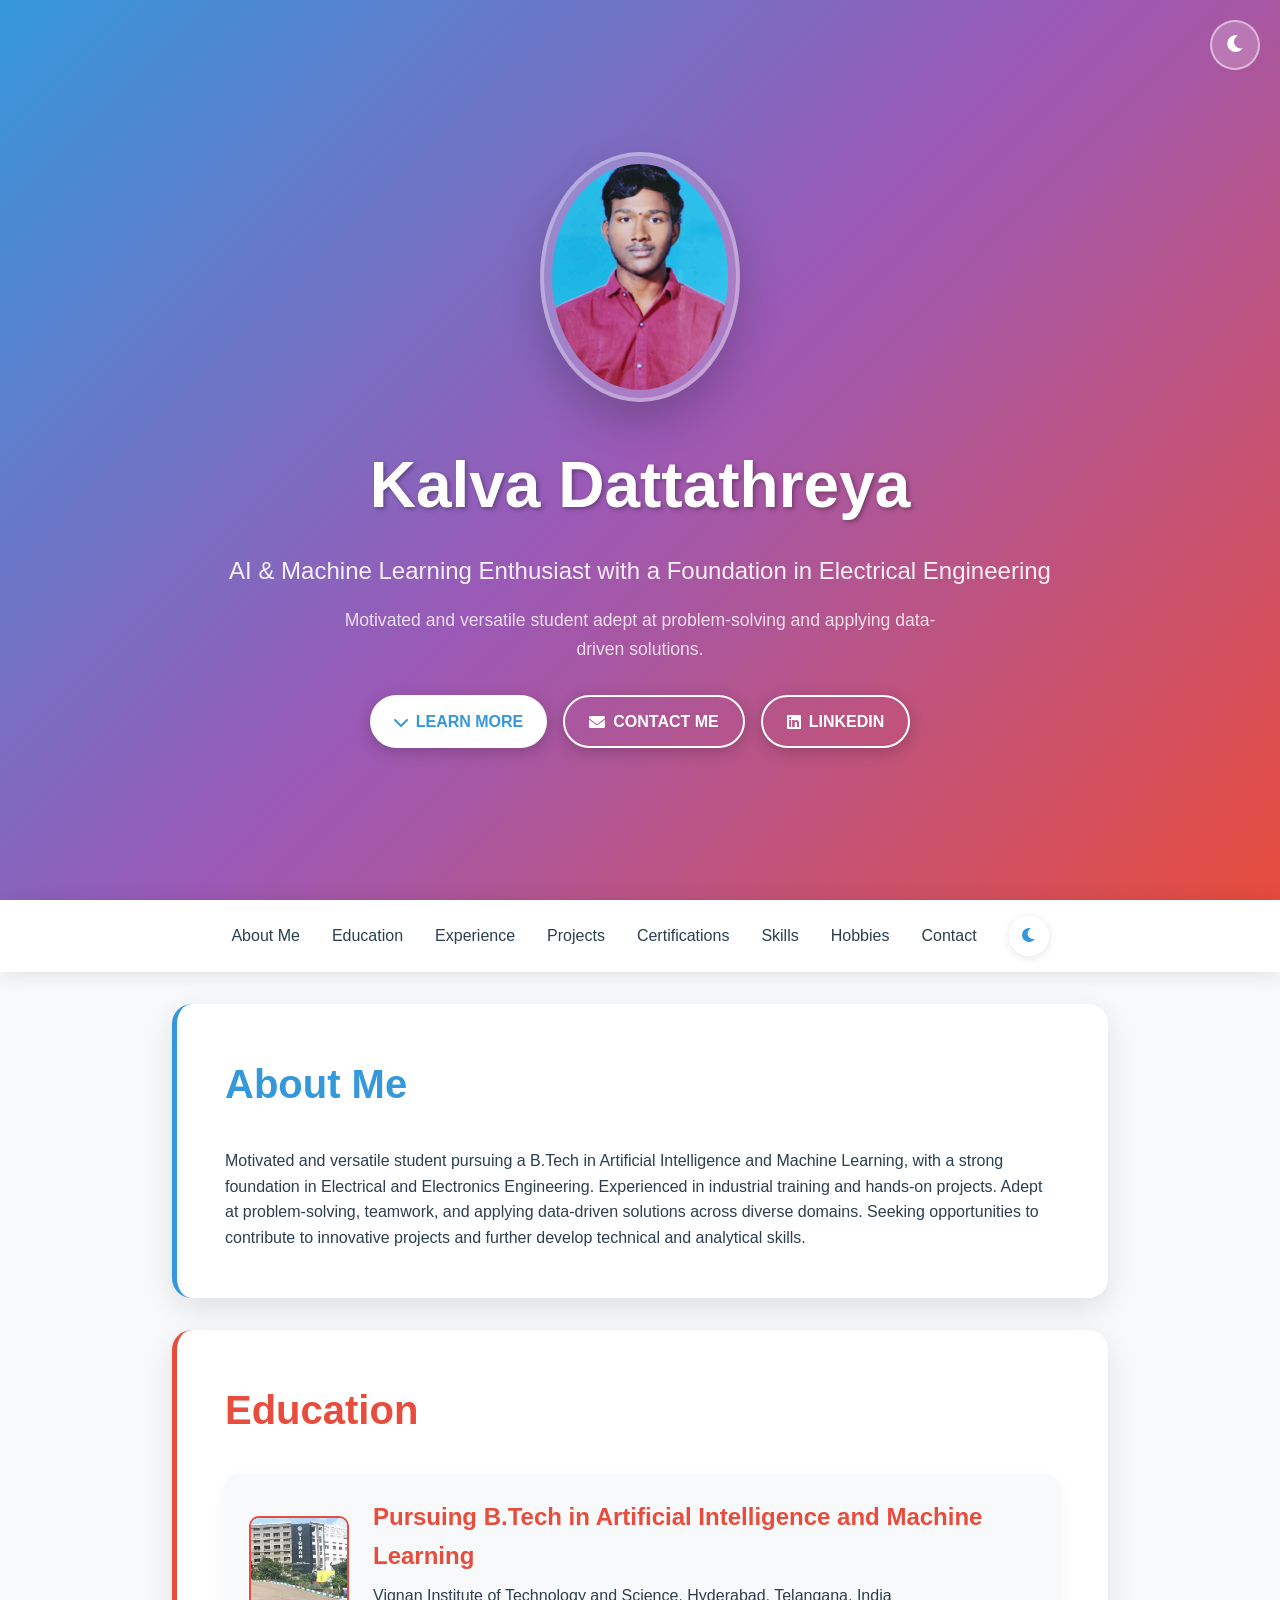
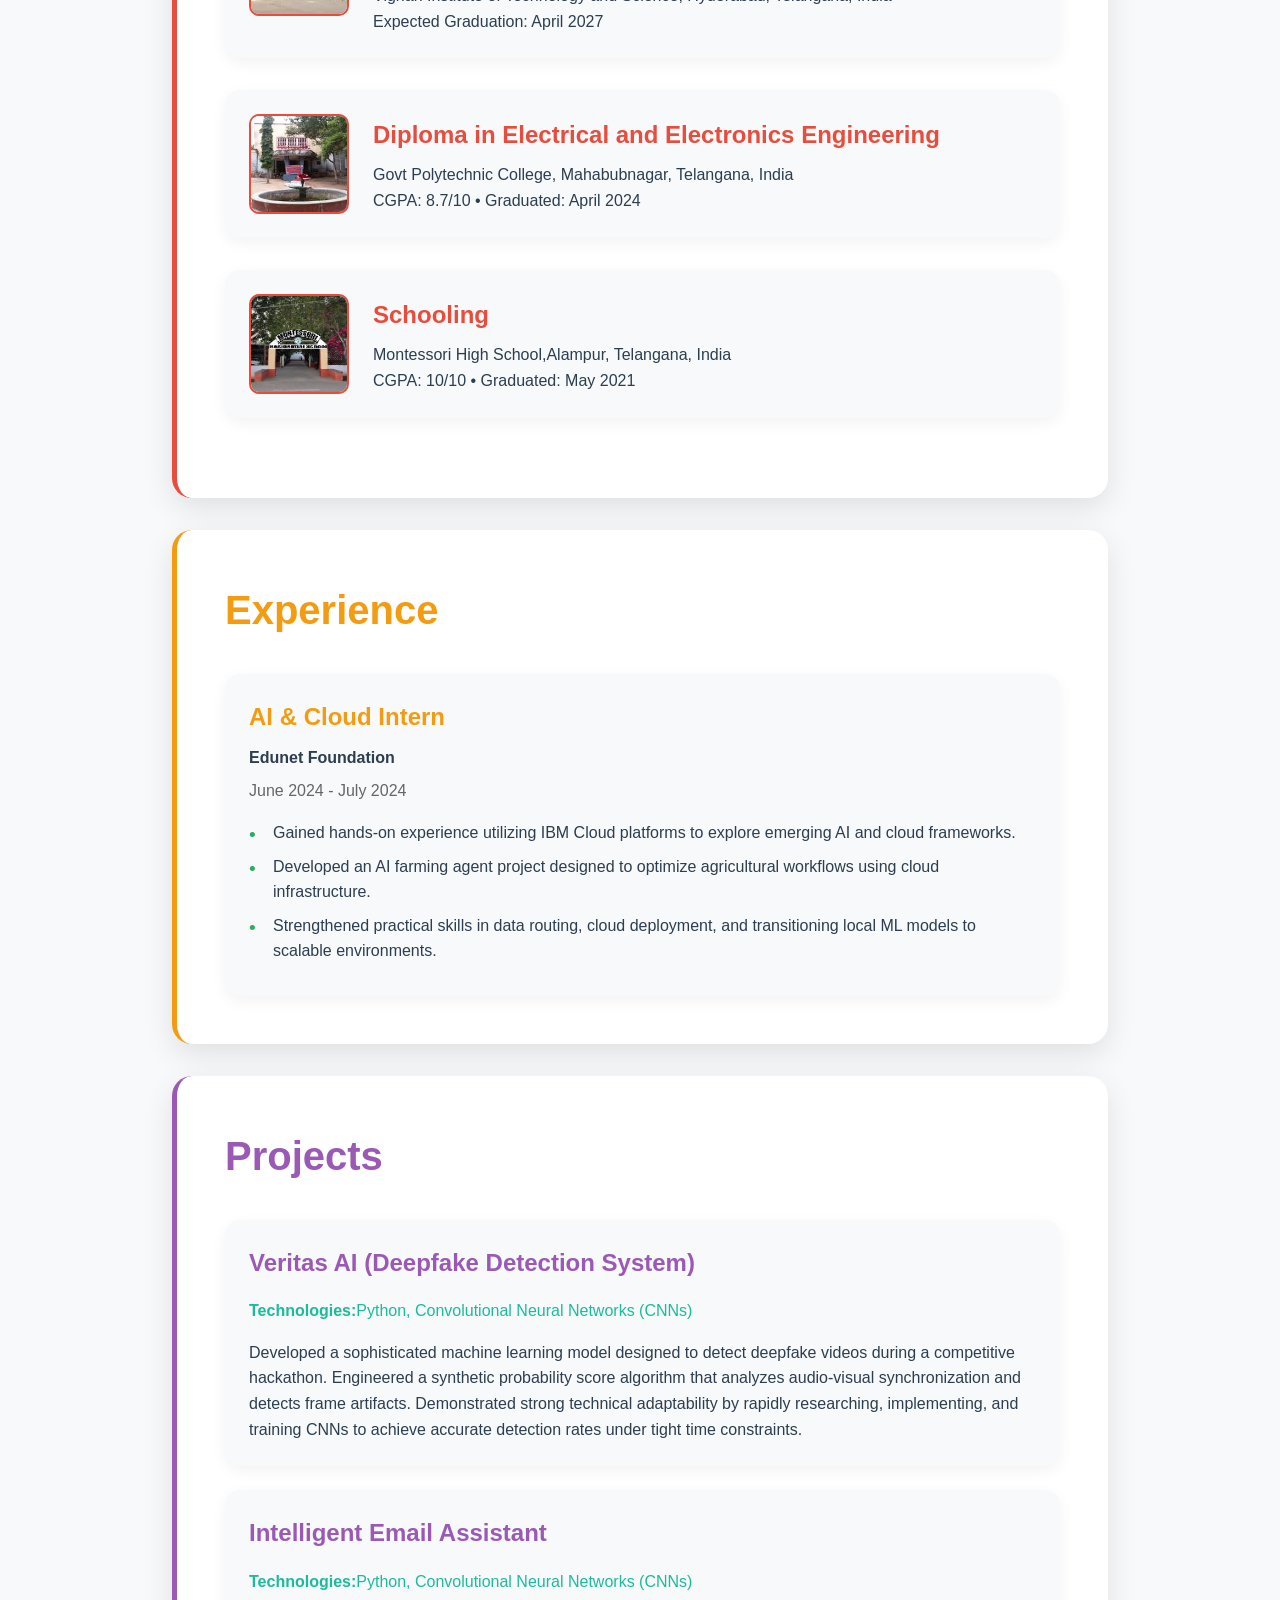
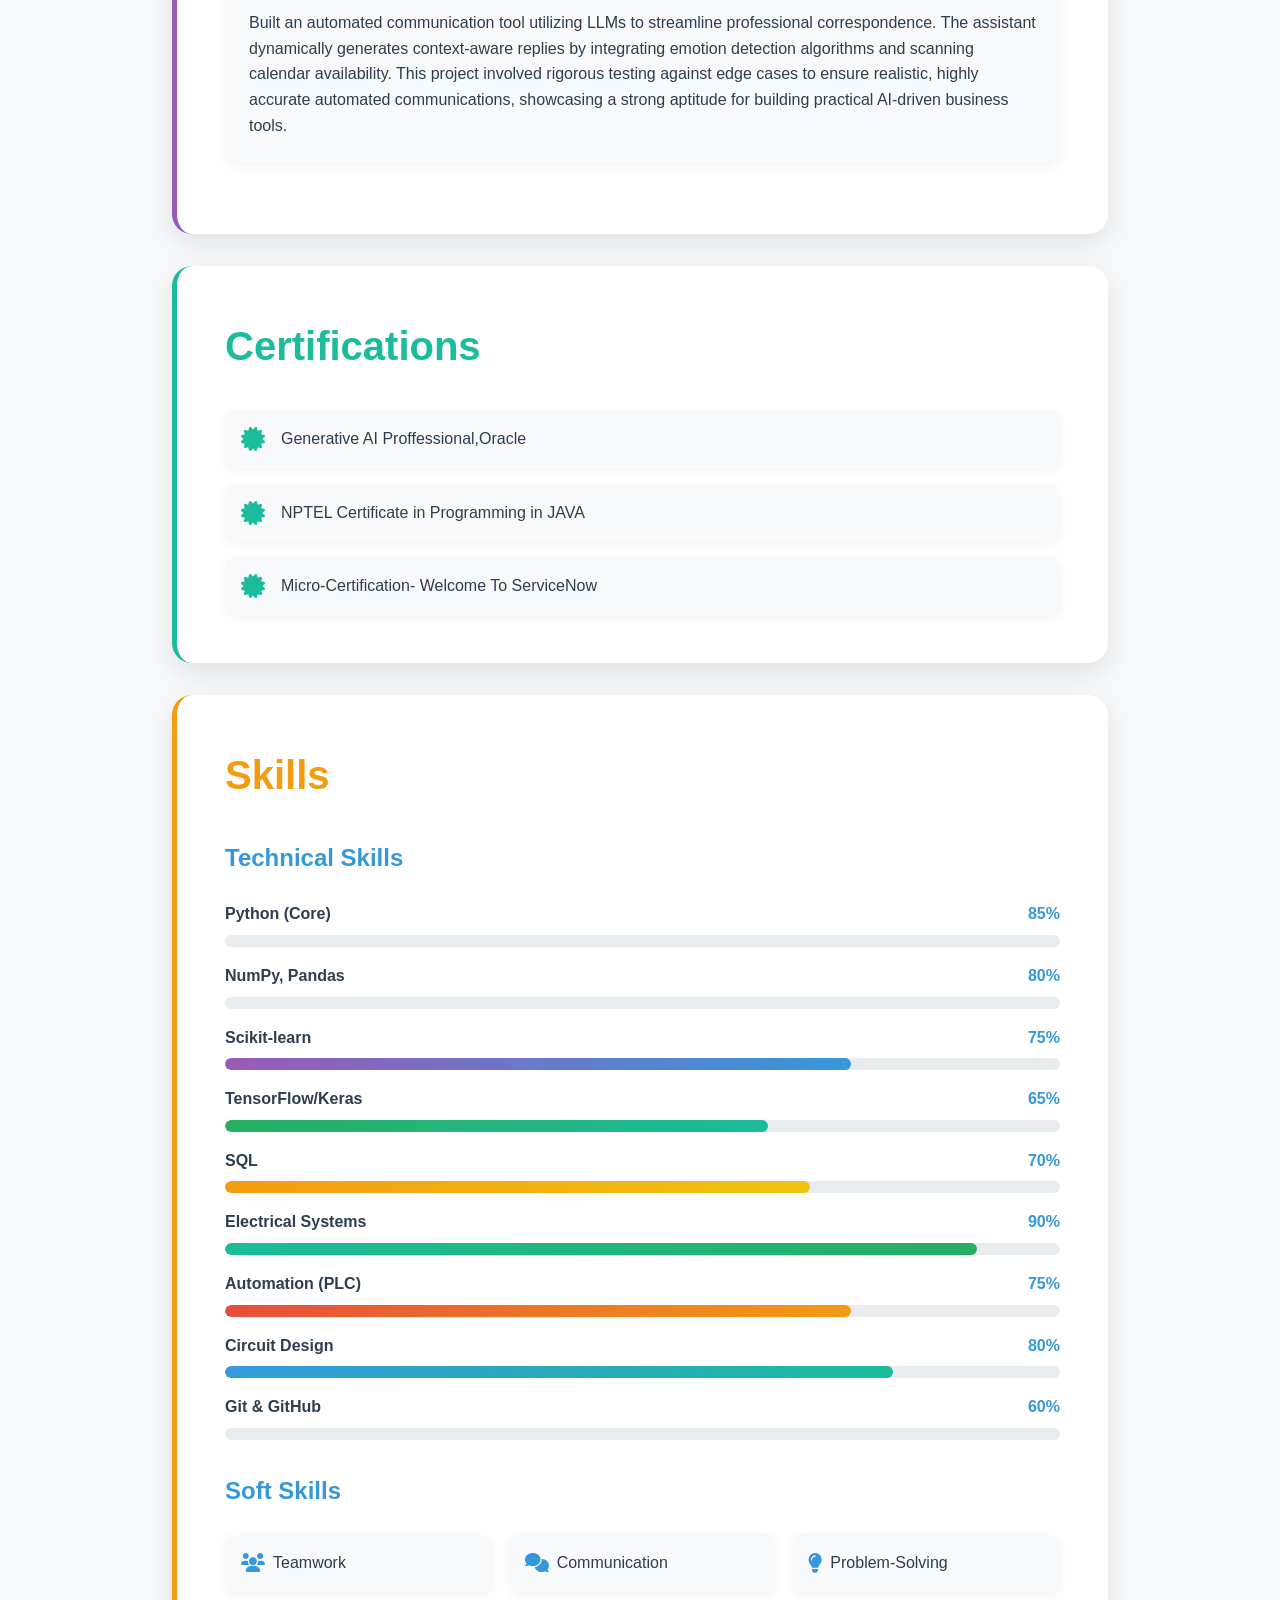
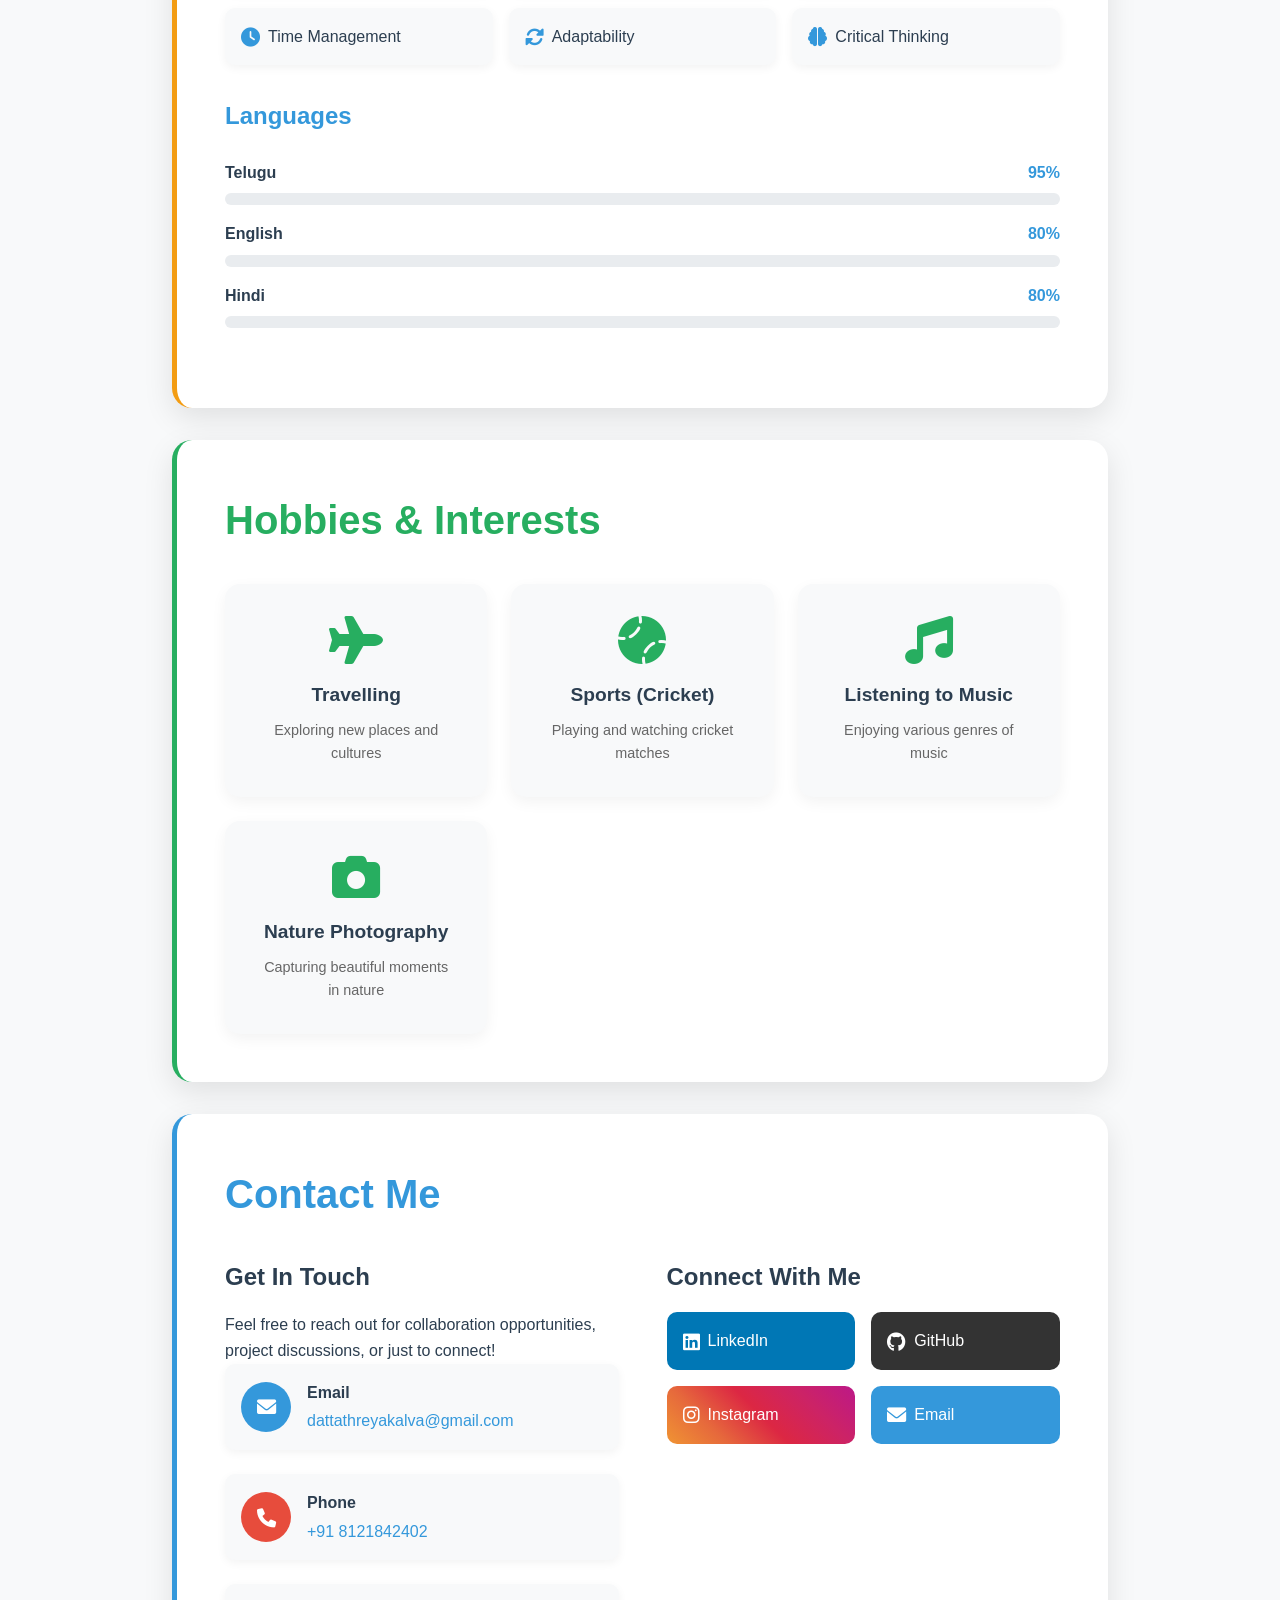
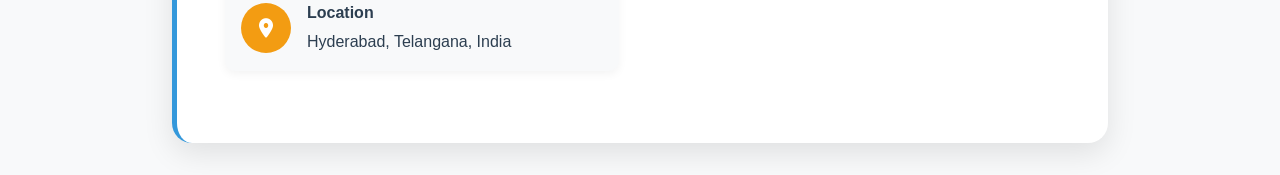
<file: index.html>
<!DOCTYPE html>
<html lang="en">
<head>
    <meta charset="UTF-8">
    <meta name="viewport" content="width=device-width, initial-scale=1.0">
    <title>Kalva Dattathreya - AI & ML Portfolio</title>
    <link rel="stylesheet" href="portfolio.css">
    <link rel="stylesheet" href="https://cdnjs.cloudflare.com/ajax/libs/font-awesome/6.0.0-beta3/css/all.min.css">
</head>
<body>
    <!-- Hero Section -->
    <section id="hero" class="hero-section">
        <div class="profile-container">
            <div class="profile-photo-wrapper">
                <img src="photo min.jpg" 
                     class="profile-photo">
            </div>
        </div>
        
        <h1>Kalva Dattathreya</h1>
        <p class="tagline">AI & Machine Learning Enthusiast with a Foundation in Electrical Engineering</p>
        <p class="short-bio">Motivated and versatile student adept at problem-solving and applying data-driven solutions.</p>
        
        <div class="hero-buttons">
            <button onclick="scrollToSection('about')" class="btn btn-primary">
                <i class="fas fa-chevron-down bounce"></i>
                Learn More
            </button>
            <a href="mailto:dattathreyakalva@gmail.com" class="btn btn-secondary">
                <i class="fas fa-envelope"></i>
                Contact Me
            </a>
            <a href="https://www.linkedin.com/in/dattathreya-kalva?utm_source=share&utm_campaign=share_via&utm_content=profile&utm_medium=android_app" target="_blank" class="btn btn-secondary">
                <i class="fab fa-linkedin"></i>
                LinkedIn
            </a>
        </div>
        
        <button id="theme-toggle" class="theme-toggle">
            <i class="fas fa-moon"></i>
        </button>
    </section>

    <!-- Navigation -->
    <header id="navbar" class="navbar">
        <nav class="nav-container">
            <ul class="nav-list">
                <li><a href="#about" class="nav-link" data-color="blue">About Me</a></li>
                <li><a href="#education" class="nav-link" data-color="red">Education</a></li>
                <li><a href="#experience" class="nav-link" data-color="orange">Experience</a></li>
                <li><a href="#projects" class="nav-link" data-color="purple">Projects</a></li>
                <li><a href="#certifications" class="nav-link" data-color="cyan">Certifications</a></li>
                <li><a href="#skills" class="nav-link" data-color="orange">Skills</a></li>
                <li><a href="#hobbies" class="nav-link" data-color="green">Hobbies</a></li>
                <li><a href="#contact" class="nav-link" data-color="blue">Contact</a></li>
                <li>
                    <button id="nav-theme-toggle" class="nav-theme-toggle">
                        <i class="fas fa-moon"></i>
                    </button>
                </li>
            </ul>
        </nav>
    </header>

    <main class="main-content">
        <!-- About Me Section -->
        <section id="about" class="section section-blue">
            <h2>About Me</h2>
            <p>Motivated and versatile student pursuing a B.Tech in Artificial Intelligence and Machine Learning, with a strong foundation in Electrical and Electronics Engineering. Experienced in industrial training and hands-on projects. Adept at problem-solving, teamwork, and applying data-driven solutions across diverse domains. Seeking opportunities to contribute to innovative projects and further develop technical and analytical skills.</p>
        </section>

        <!-- Education Section -->
        <section id="education" class="section section-red fade-in">
            <h2>Education</h2>
            
            <div class="education-item">
                <div class="education-image">
                    <img src="vignan.jpg" alt="Vignan Institute">
                </div>
                <div class="education-details">
                    <h3>Pursuing B.Tech in Artificial Intelligence and Machine Learning</h3>
                    <p>Vignan Institute of Technology and Science, Hyderabad, Telangana, India</p>
                    <p>Expected Graduation: April 2027</p>
                </div>
            </div>

            <div class="education-item">
                <div class="education-image">
                    <img src="diploma photo.jpg" alt="Polytechnic College">
                </div>
                <div class="education-details">
                    <h3>Diploma in Electrical and Electronics Engineering</h3>
                    <p>Govt Polytechnic College, Mahabubnagar, Telangana, India</p>
                    <p>CGPA: 8.7/10 • Graduated: April 2024</p>
                </div>
            </div>

            <div class="education-item">
                <div class="education-image">
                    <img src="school.jpg" alt="High School">
                </div>
                <div class="education-details">
                    <h3>Schooling</h3>
                    <p>Montessori High School,Alampur, Telangana, India</p>
                    <p>CGPA: 10/10 • Graduated: May 2021</p>
                </div>
            </div>
        </section>

        <!-- Experience Section -->
        <section id="experience" class="section section-orange fade-in">
            <h2>Experience</h2>
            <div class="experience-item">
                <h3>AI & Cloud Intern</h3>
                <p class="company">Edunet Foundation</p>
                <p class="period">June 2024 - July 2024</p>
                <ul>
                    <li>Gained hands-on experience utilizing IBM Cloud platforms to explore emerging AI and cloud frameworks.</li>
                    <li>Developed an AI farming agent project designed to optimize agricultural workflows using cloud infrastructure.</li>
                    <li>Strengthened practical skills in data routing, cloud deployment, and transitioning local ML models to scalable environments.</li>
                </ul>
            </div>
        </section>

        <!-- Projects Section -->
        <section id="projects" class="section section-purple fade-in">
            <h2>Projects</h2>
            
            <div class="project-item">
                <h3>Veritas AI (Deepfake Detection System)</h3>
                <p class="tech"><strong>Technologies:</strong>Python, Convolutional Neural Networks (CNNs)</p>
                <p>Developed a sophisticated machine learning model designed to detect deepfake videos during a competitive hackathon. Engineered a synthetic probability score algorithm that analyzes audio-visual synchronization and detects frame artifacts. Demonstrated strong technical adaptability by rapidly researching, implementing, and training CNNs to achieve accurate detection rates under tight time constraints.</p>
                
            </div>

            <div class="project-item">
                <h3>Intelligent Email Assistant</h3>
                <p class="tech"><strong>Technologies:</strong>Python, Convolutional Neural Networks (CNNs)</p>
                <p>Built an automated communication tool utilizing LLMs to streamline professional correspondence. The assistant dynamically generates context-aware replies by integrating emotion detection algorithms and scanning calendar availability. This project involved rigorous testing against edge cases to ensure realistic, highly accurate automated communications, showcasing a strong aptitude for building practical AI-driven business tools.</p>
                
            </div>
        </section>

        <!-- Certifications Section -->
        <section id="certifications" class="section section-cyan fade-in">
            <h2>Certifications</h2>
            <div class="cert-list">
                <div class="cert-item">
                    <i class="fas fa-certificate"></i>
                    <p>Generative AI Proffessional,Oracle</p>
                </div>
                <div class="cert-item">
                    <i class="fas fa-certificate"></i>
                    <p>NPTEL Certificate in Programming in JAVA</p>
                </div>
                <div class="cert-item">
                    <i class="fas fa-certificate"></i>
                    <p>Micro-Certification- Welcome To ServiceNow</p>
                </div>
            </div>
        </section>

        <!-- Skills Section -->
        <section id="skills" class="section section-orange fade-in">
            <h2>Skills</h2>
            
            <!-- Technical Skills -->
            <h3>Technical Skills</h3>
            <div class="skills-container">
                <div class="skill-bar-container">
                    <div class="skill-info">
                        <span class="skill-name">Python (Core)</span>
                        <span class="skill-percentage">85%</span>
                    </div>
                    <div class="skill-bar-bg">
                        <div class="skill-bar blue-gradient" data-width="85%"></div>
                    </div>
                </div>

                <div class="skill-bar-container">
                    <div class="skill-info">
                        <span class="skill-name">NumPy, Pandas</span>
                        <span class="skill-percentage">80%</span>
                    </div>
                    <div class="skill-bar-bg">
                        <div class="skill-bar red-gradient" data-width="80%"></div>
                    </div>
                </div>

                <div class="skill-bar-container">
                    <div class="skill-info">
                        <span class="skill-name">Scikit-learn</span>
                        <span class="skill-percentage">75%</span>
                    </div>
                    <div class="skill-bar-bg">
                        <div class="skill-bar purple-gradient" data-width="75%"></div>
                    </div>
                </div>

                <div class="skill-bar-container">
                    <div class="skill-info">
                        <span class="skill-name">TensorFlow/Keras</span>
                        <span class="skill-percentage">65%</span>
                    </div>
                    <div class="skill-bar-bg">
                        <div class="skill-bar green-gradient" data-width="65%"></div>
                    </div>
                </div>

                <div class="skill-bar-container">
                    <div class="skill-info">
                        <span class="skill-name">SQL</span>
                        <span class="skill-percentage">70%</span>
                    </div>
                    <div class="skill-bar-bg">
                        <div class="skill-bar orange-gradient" data-width="70%"></div>
                    </div>
                </div>

                <div class="skill-bar-container">
                    <div class="skill-info">
                        <span class="skill-name">Electrical Systems</span>
                        <span class="skill-percentage">90%</span>
                    </div>
                    <div class="skill-bar-bg">
                        <div class="skill-bar cyan-gradient" data-width="90%"></div>
                    </div>
                </div>

                <div class="skill-bar-container">
                    <div class="skill-info">
                        <span class="skill-name">Automation (PLC)</span>
                        <span class="skill-percentage">75%</span>
                    </div>
                    <div class="skill-bar-bg">
                        <div class="skill-bar red-gradient" data-width="75%"></div>
                    </div>
                </div>

                <div class="skill-bar-container">
                    <div class="skill-info">
                        <span class="skill-name">Circuit Design</span>
                        <span class="skill-percentage">80%</span>
                    </div>
                    <div class="skill-bar-bg">
                        <div class="skill-bar blue-gradient" data-width="80%"></div>
                    </div>
                </div>

                <div class="skill-bar-container">
                    <div class="skill-info">
                        <span class="skill-name">Git & GitHub</span>
                        <span class="skill-percentage">60%</span>
                    </div>
                    <div class="skill-bar-bg">
                        <div class="skill-bar orange-gradient" data-width="60%"></div>
                    </div>
                </div>
            </div>

            <!-- Soft Skills -->
            <h3>Soft Skills</h3>
            <div class="soft-skills">
                <div class="soft-skill"><i class="fas fa-users"></i> Teamwork</div>
                <div class="soft-skill"><i class="fas fa-comments"></i> Communication</div>
                <div class="soft-skill"><i class="fas fa-lightbulb"></i> Problem-Solving</div>
                <div class="soft-skill"><i class="fas fa-clock"></i> Time Management</div>
                <div class="soft-skill"><i class="fas fa-sync-alt"></i> Adaptability</div>
                <div class="soft-skill"><i class="fas fa-brain"></i> Critical Thinking</div>
            </div>

            <!-- Language Skills -->
            <h3>Languages</h3>
            <div class="skills-container">
                <div class="skill-bar-container">
                    <div class="skill-info">
                        <span class="skill-name">Telugu</span>
                        <span class="skill-percentage">95%</span>
                    </div>
                    <div class="skill-bar-bg">
                        <div class="skill-bar blue-gradient" data-width="95%"></div>
                    </div>
                </div>

                <div class="skill-bar-container">
                    <div class="skill-info">
                        <span class="skill-name">English</span>
                        <span class="skill-percentage">80%</span>
                    </div>
                    <div class="skill-bar-bg">
                        <div class="skill-bar red-gradient" data-width="80%"></div>
                    </div>
                </div>

                <div class="skill-bar-container">
                    <div class="skill-info">
                        <span class="skill-name">Hindi</span>
                        <span class="skill-percentage">80%</span>
                    </div>
                    <div class="skill-bar-bg">
                        <div class="skill-bar purple-gradient" data-width="80%"></div>
                    </div>
                </div>
            </div>
        </section>

        <!-- Hobbies Section -->
        <section id="hobbies" class="section section-green fade-in">
            <h2>Hobbies & Interests</h2>
            <div class="hobbies-grid">
                <div class="hobby-item">
                    <i class="fas fa-plane"></i>
                    <h4>Travelling</h4>
                    <p>Exploring new places and cultures</p>
                </div>
                <div class="hobby-item">
                    <i class="fas fa-baseball-ball"></i>
                    <h4>Sports (Cricket)</h4>
                    <p>Playing and watching cricket matches</p>
                </div>
                <div class="hobby-item">
                    <i class="fas fa-music"></i>
                    <h4>Listening to Music</h4>
                    <p>Enjoying various genres of music</p>
                </div>
                <div class="hobby-item">
                    <i class="fas fa-camera"></i>
                    <h4>Nature Photography</h4>
                    <p>Capturing beautiful moments in nature</p>
                </div>
            </div>
        </section>

        <!-- Contact Section -->
        <section id="contact" class="section section-blue fade-in">
            <h2>Contact Me</h2>
            <div class="contact-container">
                <div class="contact-info">
                    <h3>Get In Touch</h3>
                    <p>Feel free to reach out for collaboration opportunities, project discussions, or just to connect!</p>
                    
                    <div class="contact-item">
                        <div class="contact-icon blue-bg">
                            <i class="fas fa-envelope"></i>
                        </div>
                        <div class="contact-details">
                            <span class="contact-label">Email</span>
                            <a href="mailto:dattathreyakalva@gmail.com">dattathreyakalva@gmail.com</a>
                        </div>
                    </div>

                    <div class="contact-item">
                        <div class="contact-icon red-bg">
                            <i class="fas fa-phone"></i>
                        </div>
                        <div class="contact-details">
                            <span class="contact-label">Phone</span>
                            <a href="tel:+91 987654321">+91 8121842402</a>
                        </div>
                    </div>

                    <div class="contact-item">
                        <div class="contact-icon orange-bg">
                            <i class="fas fa-map-marker-alt"></i>
                        </div>
                        <div class="contact-details">
                            <span class="contact-label">Location</span>
                            <span>Hyderabad, Telangana, India</span>
                        </div>
                    </div>
                </div>

                <div class="social-links">
                    <h3>Connect With Me</h3>
                    <div class="social-grid">
                        <a href="https://www.linkedin.com/in/dattathreya-kalva?utm_source=share&utm_campaign=share_via&utm_content=profile&utm_medium=android_app" target="_blank" class="social-link linkedin">
                            <i class="fab fa-linkedin"></i>
                            <span>LinkedIn</span>
                        </a>
                        <a href="https://github.com/Dattathreya23" target="_blank" class="social-link github">
                            <i class="fab fa-github"></i>
                            <span>GitHub</span>
                        </a>
                        <a href="#" target="_blank" class="social-link instagram">
                            <i class="fab fa-instagram"></i>
                            <span>Instagram</span>
                        </a>
                        <a href="mailto:dattathreyakalva@gmail.com" class="social-link email">
                            <i class="fas fa-envelope"></i>
                            <span>Email</span>
                        </a>
                    </div>
                </div>
            </div>
        </section>
    </main>

    <script src="portfolio.js"></script>
</body>
</html>
</file>
<file: portfolio.css>
/* CSS Custom Properties */
:root {
    /* Color Palette */
    --primary-blue: #3498db;
    --primary-red: #e74c3c;
    --primary-orange: #f39c12;
    --primary-purple: #9b59b6;
    --primary-green: #27ae60;
    --primary-cyan: #1abc9c;
    
    /* Light Theme */
    --bg-light: #f8f9fa;
    --text-light: #2c3e50;
    --card-light: #ffffff;
    --border-light: #e9ecef;
    
    /* Dark Theme */
    --bg-dark: #1a1a1a;
    --text-dark: #f8f9fa;
    --card-dark: #2d3748;
    --border-dark: #4a5568;
    
    /* Gradients */
    --gradient-hero: linear-gradient(135deg, #3498db, #9b59b6, #e74c3c);
    --gradient-blue: linear-gradient(135deg, #3498db, #1abc9c);
    --gradient-red: linear-gradient(135deg, #e74c3c, #f39c12);
    --gradient-purple: linear-gradient(135deg, #9b59b6, #3498db);
    --gradient-green: linear-gradient(135deg, #27ae60, #1abc9c);
    --gradient-orange: linear-gradient(135deg, #f39c12, #f1c40f);
    --gradient-cyan: linear-gradient(135deg, #1abc9c, #27ae60);
}

/* Base Styles */
* {
    margin: 0;
    padding: 0;
    box-sizing: border-box;
}

body {
    font-family: 'Segoe UI', Tahoma, Geneva, Verdana, sans-serif;
    line-height: 1.6;
    color: var(--text-light);
    background-color: var(--bg-light);
    transition: all 0.3s ease;
    overflow-x: hidden;
}

body.dark {
    color: var(--text-dark);
    background-color: var(--bg-dark);
}

html {
    scroll-behavior: smooth;
}

/* Hero Section */
.hero-section {
    min-height: 100vh;
    display: flex;
    flex-direction: column;
    justify-content: center;
    align-items: center;
    text-align: center;
    color: white;
    background: var(--gradient-hero);
    position: relative;
    padding: 2rem;
}

.profile-container {
    margin-bottom: 2rem;
}

.profile-photo-wrapper {
    width: 200px;
    height: 250px;
    border-radius: 50%;
    padding: 8px;
    background: rgba(255, 255, 255, 0.2);
    backdrop-filter: blur(10px);
    border: 4px solid rgba(255, 255, 255, 0.3);
    box-shadow: 0 20px 40px rgba(0, 0, 0, 0.2);
    transition: transform 0.3s ease;
}

.profile-photo-wrapper:hover {
    transform: scale(1.05);
}

.profile-photo {
    width: 100%;
    height: 100%;
    border-radius: 50%;
    object-fit: cover;
}

.hero-section h1 {
    font-size: 4rem;
    margin-bottom: 1rem;
    text-shadow: 2px 2px 4px rgba(0, 0, 0, 0.3);
}

.tagline {
    font-size: 1.5rem;
    margin-bottom: 1rem;
    font-weight: 300;
    opacity: 0.9;
}

.short-bio {
    font-size: 1.1rem;
    max-width: 600px;
    margin: 0 auto 2rem;
    opacity: 0.8;
}

.hero-buttons {
    display: flex;
    gap: 1rem;
    flex-wrap: wrap;
    justify-content: center;
}

.btn {
    display: inline-flex;
    align-items: center;
    padding: 12px 24px;
    border-radius: 50px;
    font-size: 1rem;
    font-weight: bold;
    text-transform: uppercase;
    text-decoration: none;
    border: none;
    cursor: pointer;
    transition: all 0.3s ease;
    box-shadow: 0 4px 15px rgba(0, 0, 0, 0.2);
}

.btn i {
    margin-right: 8px;
}

.btn-primary {
    background-color: white;
    color: var(--primary-blue);
}

.btn-primary:hover {
    background-color: var(--primary-green);
    color: white;
    transform: translateY(-2px);
    box-shadow: 0 6px 20px rgba(0, 0, 0, 0.3);
}

.btn-secondary {
    background-color: transparent;
    color: white;
    border: 2px solid white;
}

.btn-secondary:hover {
    background-color: white;
    color: var(--primary-blue);
    transform: translateY(-2px);
    box-shadow: 0 6px 20px rgba(0, 0, 0, 0.3);
}

.bounce {
    animation: bounce 1.5s infinite;
}

@keyframes bounce {
    0%, 20%, 50%, 80%, 100% {
        transform: translateY(0);
    }
    40% {
        transform: translateY(-10px);
    }
    60% {
        transform: translateY(-5px);
    }
}

/* Theme Toggle */
.theme-toggle {
    position: absolute;
    top: 20px;
    right: 20px;
    width: 50px;
    height: 50px;
    border-radius: 50%;
    background: rgba(255, 255, 255, 0.2);
    border: 2px solid rgba(255, 255, 255, 0.5);
    color: white;
    font-size: 1.2rem;
    cursor: pointer;
    transition: all 0.3s ease;
    backdrop-filter: blur(10px);
}

.theme-toggle:hover {
    background: rgba(255, 255, 255, 0.3);
    transform: scale(1.1);
}

body.dark .theme-toggle {
    background: rgba(0, 0, 0, 0.3);
    border-color: rgba(255, 255, 255, 0.3);
}

/* Navigation */
.navbar {
    position: sticky;
    top: 0;
    z-index: 1000;
    background: rgba(255, 255, 255, 0.9);
    backdrop-filter: blur(10px);
    box-shadow: 0 2px 20px rgba(0, 0, 0, 0.1);
    transition: all 0.3s ease;
}

body.dark .navbar {
    background: rgba(45, 55, 72, 0.9);
}

.nav-container {
    max-width: 1200px;
    margin: 0 auto;
    padding: 1rem 2rem;
}

.nav-list {
    display: flex;
    list-style: none;
    justify-content: center;
    align-items: center;
    gap: 2rem;
    flex-wrap: wrap;
}

.nav-link {
    color: var(--text-light);
    text-decoration: none;
    font-weight: 500;
    position: relative;
    transition: all 0.3s ease;
}

body.dark .nav-link {
    color: var(--text-dark);
}

.nav-link:hover {
    color: var(--primary-blue);
}

.nav-link::after {
    content: '';
    position: absolute;
    left: 0;
    bottom: -5px;
    width: 0;
    height: 2px;
    background-color: var(--primary-blue);
    transition: width 0.3s ease;
}

.nav-link:hover::after {
    width: 100%;
}

.nav-theme-toggle {
    width: 40px;
    height: 40px;
    border-radius: 50%;
    background: var(--card-light);
    border: none;
    color: var(--primary-blue);
    font-size: 1rem;
    cursor: pointer;
    transition: all 0.3s ease;
    box-shadow: 0 2px 10px rgba(0, 0, 0, 0.1);
}

body.dark .nav-theme-toggle {
    background: var(--card-dark);
    color: var(--primary-green);
}

.nav-theme-toggle:hover {
    transform: scale(1.1);
}

/* Main Content */
.main-content {
    max-width: 1000px;
    margin: 2rem auto;
    padding: 0 2rem;
}

/* Sections */
.section {
    background: var(--card-light);
    padding: 3rem;
    margin-bottom: 2rem;
    border-radius: 20px;
    box-shadow: 0 10px 30px rgba(0, 0, 0, 0.1);
    border-left: 5px solid;
    transition: all 0.3s ease;
}

body.dark .section {
    background: var(--card-dark);
}

.section:hover {
    transform: translateY(-5px);
    box-shadow: 0 15px 40px rgba(0, 0, 0, 0.15);
}

.section-blue { border-color: var(--primary-blue); }
.section-red { border-color: var(--primary-red); }
.section-orange { border-color: var(--primary-orange); }
.section-purple { border-color: var(--primary-purple); }
.section-green { border-color: var(--primary-green); }
.section-cyan { border-color: var(--primary-cyan); }

.section h2 {
    font-size: 2.5rem;
    margin-bottom: 2rem;
    color: var(--primary-blue);
}

.section-red h2 { color: var(--primary-red); }
.section-orange h2 { color: var(--primary-orange); }
.section-purple h2 { color: var(--primary-purple); }
.section-green h2 { color: var(--primary-green); }
.section-cyan h2 { color: var(--primary-cyan); }

body.dark .section h2 {
    color: var(--primary-green);
}

.section h3 {
    font-size: 1.5rem;
    margin-bottom: 1.5rem;
    color: var(--primary-blue);
}

body.dark .section h3 {
    color: var(--primary-green);
}

/* Fade In Animation */
.fade-in {
    opacity: 0;
    transform: translateY(20px);
    transition: opacity 0.8s ease-out, transform 0.8s ease-out;
}

.fade-in.active {
    opacity: 1;
    transform: translateY(0);
}

/* Education Section */
.education-item {
    display: flex;
    align-items: center;
    gap: 1.5rem;
    margin-bottom: 2rem;
    padding: 1.5rem;
    background: var(--bg-light);
    border-radius: 15px;
    box-shadow: 0 5px 15px rgba(0, 0, 0, 0.05);
    transition: all 0.3s ease;
}

body.dark .education-item {
    background: var(--bg-dark);
}

.education-item:hover {
    transform: translateY(-3px);
    box-shadow: 0 8px 25px rgba(0, 0, 0, 0.1);
}

.education-image {
    width: 100px;
    height: 100px;
    border-radius: 10px;
    overflow: hidden;
    border: 2px solid var(--primary-red);
    flex-shrink: 0;
}

.education-image img {
    width: 100%;
    height: 100%;
    object-fit: cover;
}

.education-details h3 {
    color: var(--primary-red);
    margin-bottom: 0.5rem;
}

body.dark .education-details h3 {
    color: var(--primary-green);
}

/* Experience Section */
.experience-item {
    padding: 1.5rem;
    background: var(--bg-light);
    border-radius: 15px;
    box-shadow: 0 5px 15px rgba(0, 0, 0, 0.05);
}

body.dark .experience-item {
    background: var(--bg-dark);
}

.experience-item h3 {
    color: var(--primary-orange);
    font-size: 1.5rem;
    margin-bottom: 0.5rem;
}

body.dark .experience-item h3 {
    color: var(--primary-green);
}

.company {
    font-weight: 600;
    margin-bottom: 0.5rem;
}

.period {
    color: #666;
    margin-bottom: 1rem;
}

body.dark .period {
    color: #ccc;
}

.experience-item ul {
    list-style: none;
}

.experience-item li {
    position: relative;
    padding-left: 1.5rem;
    margin-bottom: 0.5rem;
}

.experience-item li::before {
    content: '•';
    color: var(--primary-green);
    font-size: 1.2rem;
    position: absolute;
    left: 0;
}

/* Projects Section */
.project-item {
    padding: 1.5rem;
    background: var(--bg-light);
    border-radius: 15px;
    box-shadow: 0 5px 15px rgba(0, 0, 0, 0.05);
    margin-bottom: 1.5rem;
    transition: all 0.3s ease;
}

body.dark .project-item {
    background: var(--bg-dark);
}

.project-item:hover {
    transform: translateY(-3px);
    box-shadow: 0 8px 25px rgba(0, 0, 0, 0.1);
}

.project-item h3 {
    color: var(--primary-purple);
    font-size: 1.5rem;
    margin-bottom: 1rem;
}

body.dark .project-item h3 {
    color: var(--primary-green);
}

.tech {
    color: var(--primary-cyan);
    margin-bottom: 1rem;
}

.project-link {
    display: inline-flex;
    align-items: center;
    padding: 0.5rem 1rem;
    background: var(--primary-purple);
    color: white;
    text-decoration: none;
    border-radius: 25px;
    transition: all 0.3s ease;
}

.project-link:hover {
    background: var(--primary-blue);
    transform: translateY(-2px);
}

.project-link i {
    margin-right: 0.5rem;
}

/* Certifications */
.cert-list {
    display: flex;
    flex-direction: column;
    gap: 1rem;
}

.cert-item {
    display: flex;
    align-items: center;
    gap: 1rem;
    padding: 1rem;
    background: var(--bg-light);
    border-radius: 10px;
    box-shadow: 0 3px 10px rgba(0, 0, 0, 0.05);
}

body.dark .cert-item {
    background: var(--bg-dark);
}

.cert-item i {
    color: var(--primary-cyan);
    font-size: 1.5rem;
}

/* Skills Section */
.skills-container {
    margin-bottom: 2rem;
}

.skill-bar-container {
    margin-bottom: 1rem;
}

.skill-info {
    display: flex;
    justify-content: space-between;
    margin-bottom: 0.5rem;
}

.skill-name {
    font-weight: 600;
}

.skill-percentage {
    font-weight: bold;
    color: var(--primary-blue);
}

body.dark .skill-percentage {
    color: var(--primary-green);
}

.skill-bar-bg {
    width: 100%;
    height: 12px;
    background: var(--border-light);
    border-radius: 10px;
    overflow: hidden;
}

body.dark .skill-bar-bg {
    background: var(--border-dark);
}

.skill-bar {
    height: 100%;
    width: 0%;
    border-radius: 10px;
    transition: width 1s ease-out;
}

.blue-gradient { background: var(--gradient-blue); }
.red-gradient { background: var(--gradient-red); }
.purple-gradient { background: var(--gradient-purple); }
.green-gradient { background: var(--gradient-green); }
.orange-gradient { background: var(--gradient-orange); }
.cyan-gradient { background: var(--gradient-cyan); }

/* Soft Skills */
.soft-skills {
    display: grid;
    grid-template-columns: repeat(auto-fit, minmax(200px, 1fr));
    gap: 1rem;
    margin-bottom: 2rem;
}

.soft-skill {
    display: flex;
    align-items: center;
    gap: 0.5rem;
    padding: 1rem;
    background: var(--bg-light);
    border-radius: 10px;
    box-shadow: 0 3px 10px rgba(0, 0, 0, 0.05);
    text-align: center;
    transition: all 0.3s ease;
}

body.dark .soft-skill {
    background: var(--bg-dark);
}

.soft-skill:hover {
    transform: translateY(-3px);
    box-shadow: 0 6px 20px rgba(0, 0, 0, 0.1);
}

.soft-skill i {
    color: var(--primary-blue);
    font-size: 1.2rem;
}

body.dark .soft-skill i {
    color: var(--primary-green);
}

/* Hobbies Section */
.hobbies-grid {
    display: grid;
    grid-template-columns: repeat(auto-fit, minmax(200px, 1fr));
    gap: 1.5rem;
}

.hobby-item {
    text-align: center;
    padding: 2rem;
    background: var(--bg-light);
    border-radius: 15px;
    box-shadow: 0 5px 15px rgba(0, 0, 0, 0.05);
    transition: all 0.3s ease;
}

body.dark .hobby-item {
    background: var(--bg-dark);
}

.hobby-item:hover {
    transform: translateY(-5px);
    box-shadow: 0 10px 30px rgba(0, 0, 0, 0.1);
}

.hobby-item i {
    font-size: 3rem;
    color: var(--primary-green);
    margin-bottom: 1rem;
}

.hobby-item h4 {
    color: var(--text-light);
    margin-bottom: 0.5rem;
    font-size: 1.2rem;
}

body.dark .hobby-item h4 {
    color: var(--text-dark);
}

.hobby-item p {
    color: #666;
    font-size: 0.9rem;
}

body.dark .hobby-item p {
    color: #ccc;
}

/* Contact Section */
.contact-container {
    display: grid;
    grid-template-columns: 1fr 1fr;
    gap: 3rem;
}

.contact-info h3,
.social-links h3 {
    margin-bottom: 1rem;
    color: var(--text-light);
}

body.dark .contact-info h3,
body.dark .social-links h3 {
    color: var(--text-dark);
}

.contact-item {
    display: flex;
    align-items: center;
    gap: 1rem;
    margin-bottom: 1.5rem;
    padding: 1rem;
    background: var(--bg-light);
    border-radius: 10px;
    box-shadow: 0 3px 10px rgba(0, 0, 0, 0.05);
    transition: all 0.3s ease;
}

body.dark .contact-item {
    background: var(--bg-dark);
}

.contact-item:hover {
    transform: translateY(-2px);
    box-shadow: 0 5px 15px rgba(0, 0, 0, 0.1);
}

.contact-icon {
    width: 50px;
    height: 50px;
    border-radius: 50%;
    display: flex;
    align-items: center;
    justify-content: center;
    color: white;
    font-size: 1.2rem;
}

.blue-bg { background: var(--primary-blue); }
.red-bg { background: var(--primary-red); }
.orange-bg { background: var(--primary-orange); }

.contact-details {
    display: flex;
    flex-direction: column;
}

.contact-label {
    font-weight: 600;
    color: var(--text-light);
    margin-bottom: 0.2rem;
}

body.dark .contact-label {
    color: var(--text-dark);
}

.contact-details a {
    color: var(--primary-blue);
    text-decoration: none;
}

.contact-details a:hover {
    text-decoration: underline;
}

/* Social Links */
.social-grid {
    display: grid;
    grid-template-columns: repeat(2, 1fr);
    gap: 1rem;
}

.social-link {
    display: flex;
    align-items: center;
    gap: 0.5rem;
    padding: 1rem;
    border-radius: 10px;
    text-decoration: none;
    transition: all 0.3s ease;
    color: white;
}

.social-link:hover {
    transform: translateY(-3px);
    box-shadow: 0 8px 25px rgba(0, 0, 0, 0.15);
}

.linkedin { background: #0077b5; }
.github { background: #333; }
.instagram { background: linear-gradient(45deg, #f09433, #e6683c, #dc2743, #cc2366, #bc1888); }
.email { background: var(--primary-blue); }

.social-link i {
    font-size: 1.2rem;
}

/* Responsive Design */
@media (max-width: 768px) {
    .hero-section h1 {
        font-size: 2.5rem;
    }
    
    .tagline {
        font-size: 1.2rem;
    }
    
    .section {
        padding: 2rem;
    }
    
    .education-item {
        flex-direction: column;
        text-align: center;
    }
    
    .contact-container {
        grid-template-columns: 1fr;
        gap: 2rem;
    }
    
    .social-grid {
        grid-template-columns: 1fr;
    }
    
    .nav-list {
        gap: 1rem;
    }
    
    .main-content {
        padding: 0 1rem;
    }
}

@media (max-width: 480px) {
    .hero-buttons {
        flex-direction: column;
        align-items: center;
    }
    
    .btn {
        width: 100%;
        max-width: 250px;
        justify-content: center;
    }
    
    .profile-photo-wrapper {
        width: 150px;
        height: 150px;
    }
    
    .hero-section h1 {
        font-size: 2rem;
    }
    
    .section h2 {
        font-size: 2rem;
    }
}
</file>
